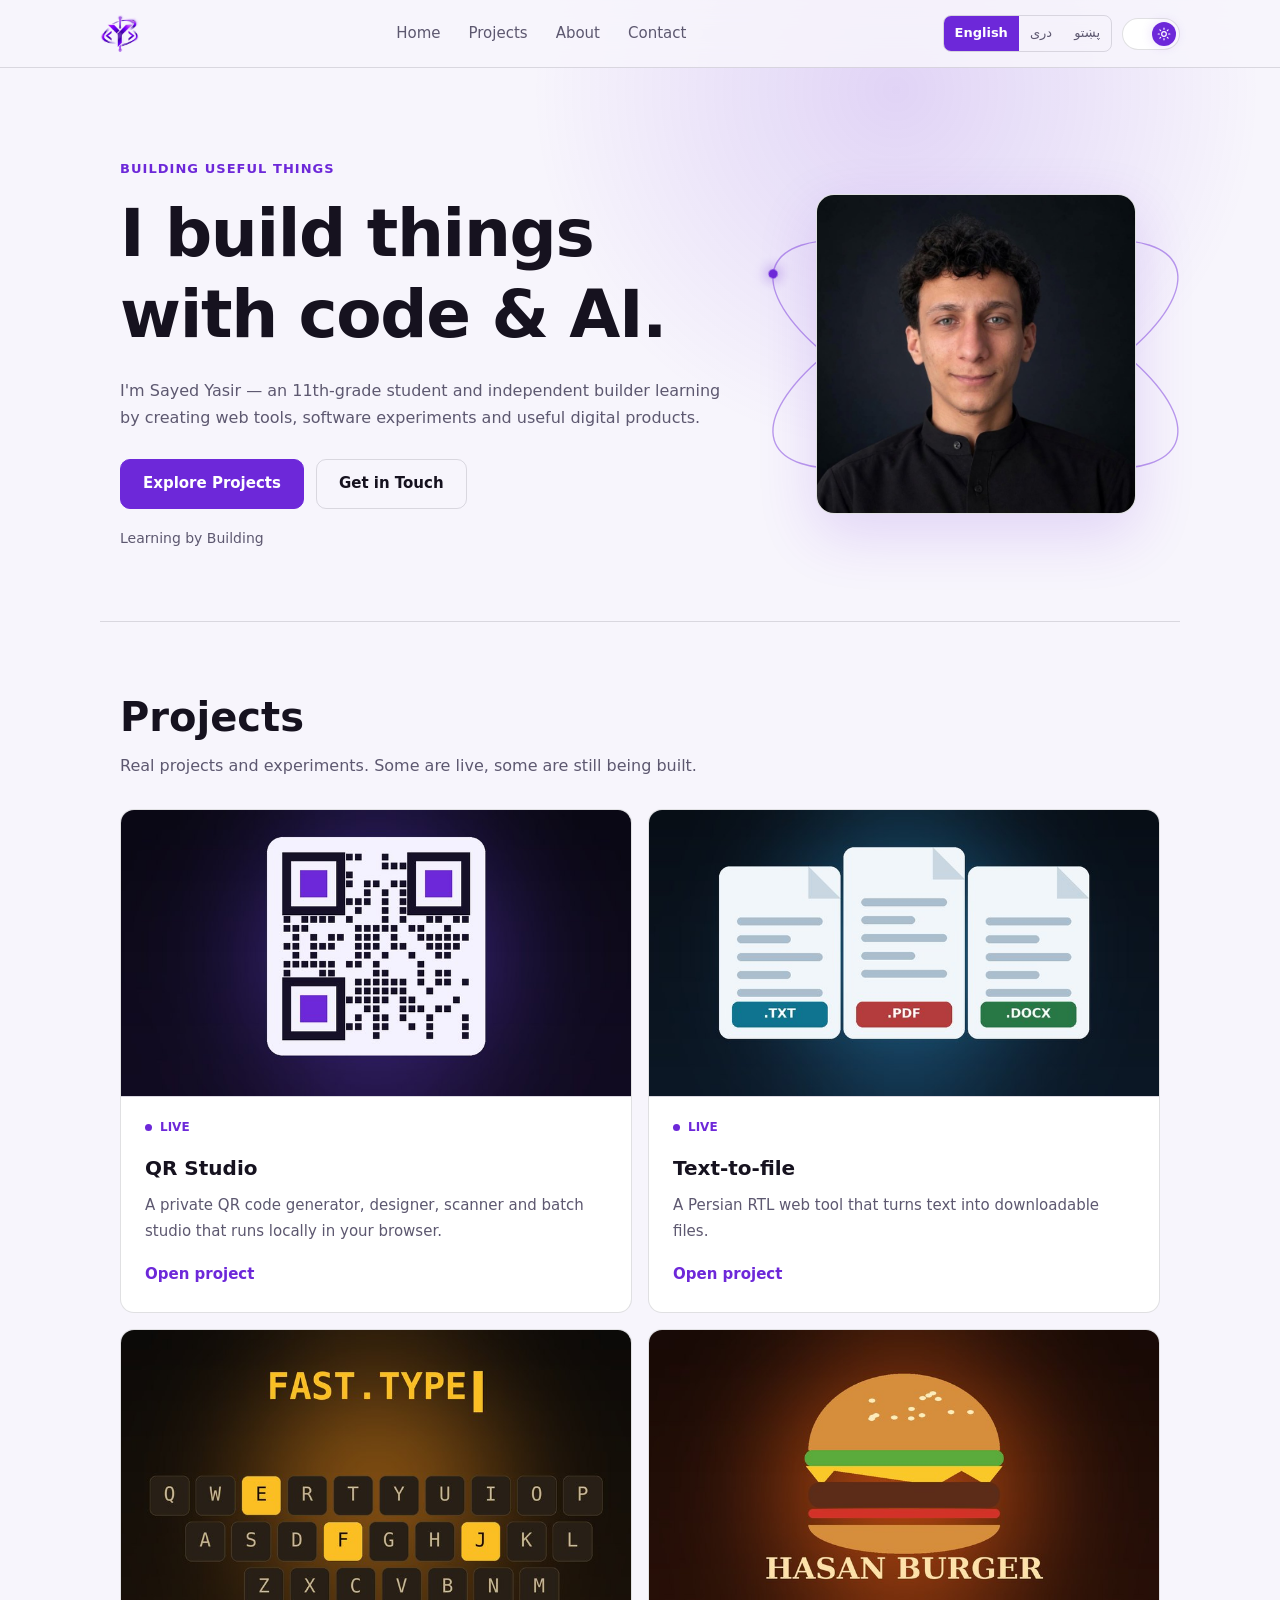
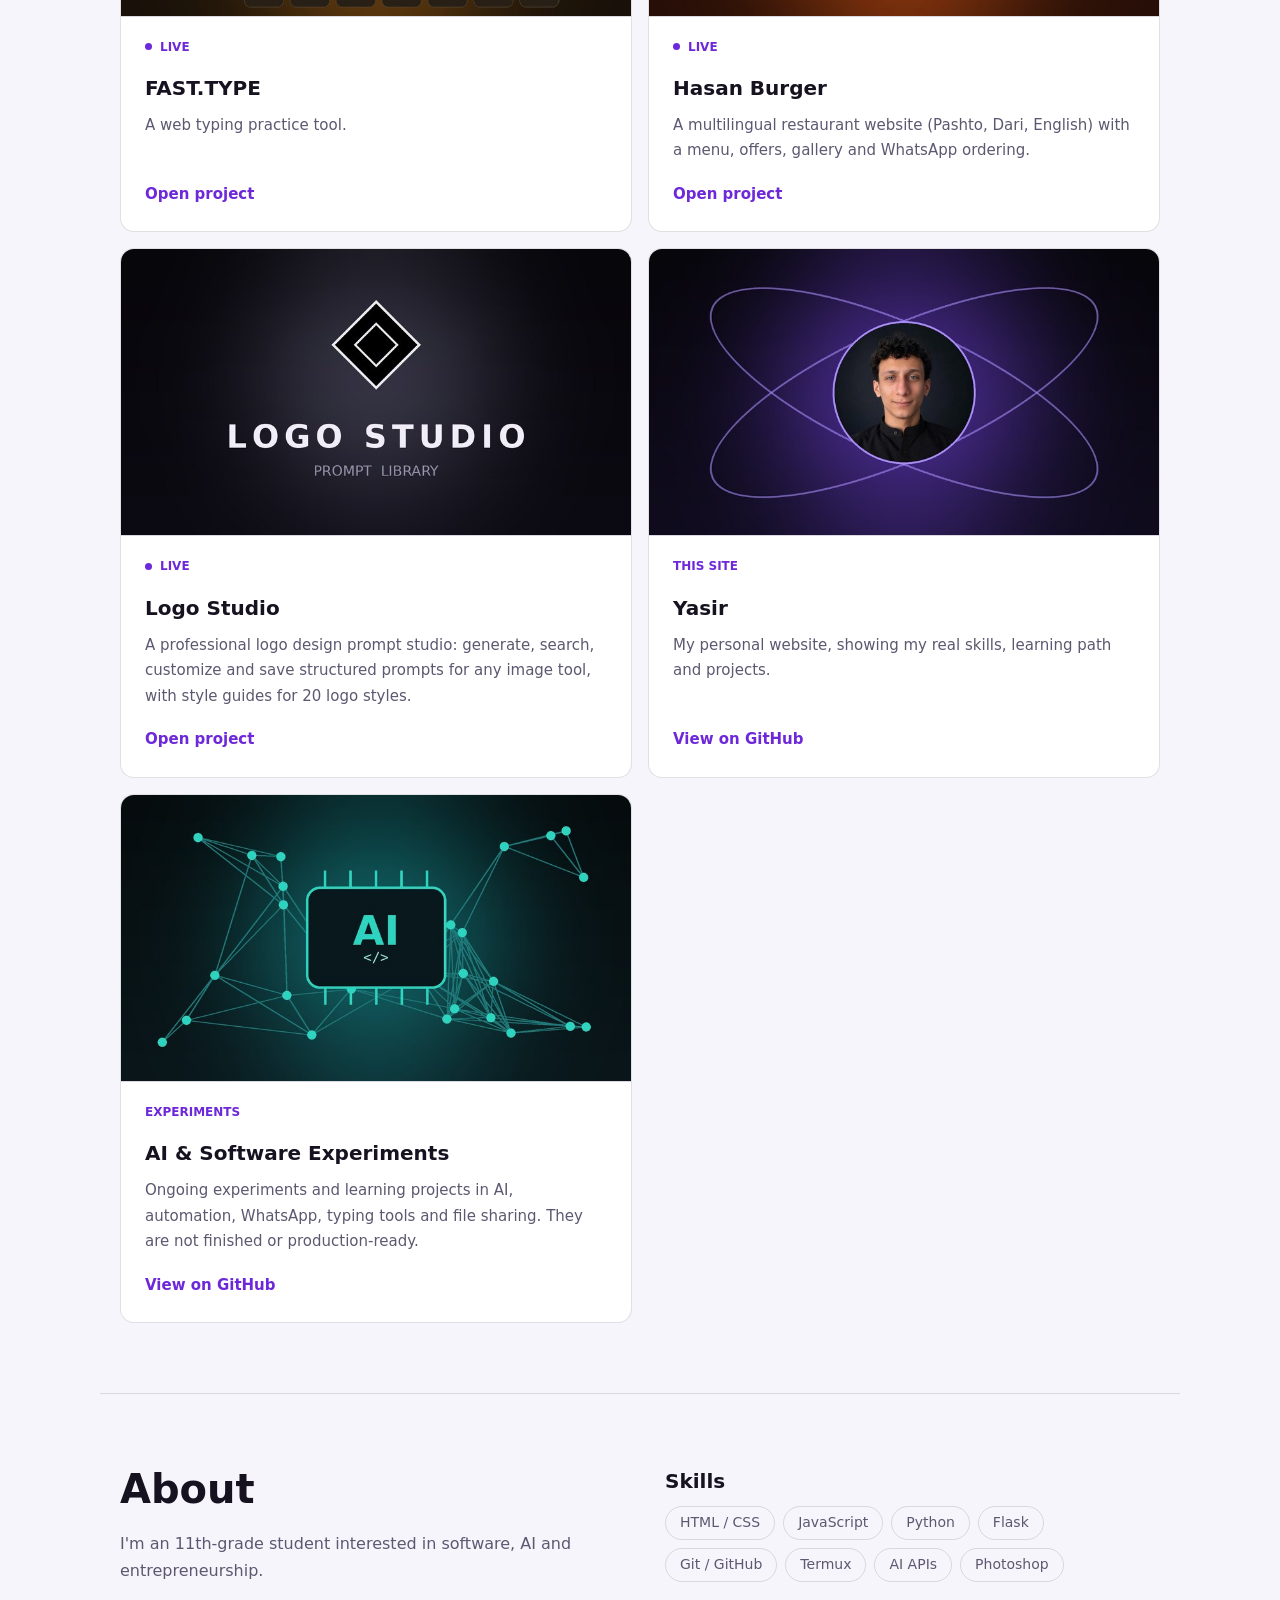
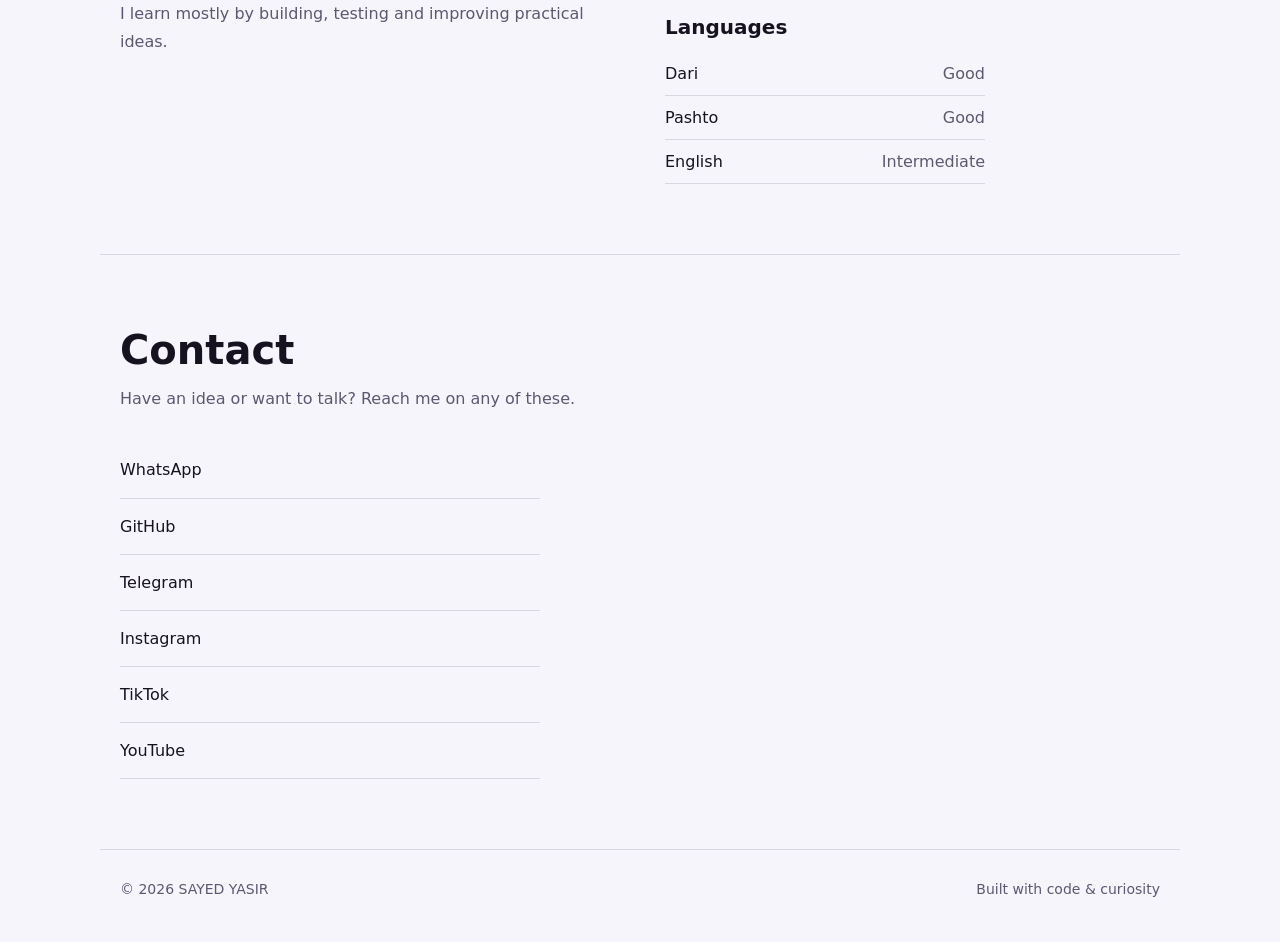
<file: index.html>
<!doctype html>
<html lang="en" dir="ltr" data-theme="dark">
<head>
<meta charset="UTF-8">
<meta name="viewport" content="width=device-width, initial-scale=1">
<title>SAYED YASIR — Builder &amp; Creator</title>
<meta name="description" content="Sayed Yasir — an 11th-grade student and independent builder creating web tools, software experiments and useful digital products.">
<meta name="color-scheme" content="dark light">
<link rel="icon" href="favicon.ico" sizes="any">
<link rel="icon" type="image/png" sizes="192x192" href="assets/favicon-192.png">
<link rel="apple-touch-icon" href="assets/apple-touch-icon.png">
<meta property="og:type" content="website">
<meta property="og:title" content="SAYED YASIR — Builder &amp; Creator">
<meta property="og:description" content="Student and independent builder creating web tools, software experiments and useful digital products.">
<meta property="og:image" content="https://sayed-yasir.github.io/Yasir/assets/og.jpg">
<meta property="og:url" content="https://sayed-yasir.github.io/Yasir/">
<link rel="canonical" href="https://sayed-yasir.github.io/Yasir/">
<script>(function(){var s=null;try{s=localStorage.getItem('theme')}catch(e){}var d=document.documentElement;d.dataset.theme=(s==='light'||s==='dark')?s:(matchMedia('(prefers-color-scheme: light)').matches?'light':'dark');d.classList.add('js')})()</script>
<link rel="stylesheet" href="style.css">
</head>
<body>
<div class="progress" aria-hidden="true"></div>
<a class="skip" href="#main" data-i18n="skip">Skip to content</a>
<header class="header">
  <a class="logo" href="#top" data-i18n-aria="nav_home" aria-label="Home"><img src="assets/logo.png" width="40" height="40" alt=""></a>
  <nav id="nav" class="nav" data-i18n-aria="nav_label" aria-label="Main navigation">
    <a href="#top" data-i18n="nav_home">Home</a>
    <a href="#projects" data-i18n="nav_projects">Projects</a>
    <a href="#about" data-i18n="nav_about">About</a>
    <a href="#contact" data-i18n="nav_contact">Contact</a>
  </nav>
  <div class="tools">
    <div class="langs" role="group" data-i18n-aria="lang_label" aria-label="Language">
      <button type="button" data-lang="en" lang="en">English</button>
      <button type="button" data-lang="fa" lang="fa">دری</button>
      <button type="button" data-lang="ps" lang="ps">پښتو</button>
    </div>
    <button type="button" class="theme" id="theme" data-i18n-aria="theme_to_light" aria-label="Switch to light mode">
      <span class="knob">
        <svg class="i-sun" viewBox="0 0 24 24" fill="none" stroke="currentColor" stroke-width="2" stroke-linecap="round" aria-hidden="true"><circle cx="12" cy="12" r="4"/><path d="M12 2v2M12 20v2M4.9 4.9l1.4 1.4M17.7 17.7l1.4 1.4M2 12h2M20 12h2M4.9 19.1l1.4-1.4M17.7 6.3l1.4-1.4"/></svg>
        <svg class="i-moon" viewBox="0 0 24 24" fill="none" stroke="currentColor" stroke-width="2" stroke-linecap="round" stroke-linejoin="round" aria-hidden="true"><path d="M21 12.8A9 9 0 1 1 11.2 3a7 7 0 0 0 9.8 9.8z"/></svg>
      </span>
    </button>
    <button type="button" class="menu" id="menu" aria-expanded="false" aria-controls="nav" data-i18n-aria="menu_open" aria-label="Open menu"><span></span><span></span></button>
  </div>
</header>

<main id="main">
  <section class="hero" id="top">
    <div class="hero-copy">
      <p class="eyebrow" data-i18n="hero_eyebrow">BUILDING USEFUL THINGS</p>
      <h1 data-i18n="hero_title" data-split>I build things with code &amp; AI.</h1>
      <p class="lead" data-i18n="hero_desc"></p>
      <div class="actions">
        <a class="btn primary" href="#projects" data-i18n="hero_btn1">Explore Projects</a>
        <a class="btn" href="#contact" data-i18n="hero_btn2">Get in Touch</a>
      </div>
      <p class="status" data-i18n="hero_status">Learning by Building</p>
    </div>
    <div class="visual">
      <svg class="orbit" viewBox="0 0 400 400" aria-hidden="true">
        <g transform="rotate(-24 200 200)"><ellipse cx="200" cy="200" rx="190" ry="68"/><circle r="5" class="dot"><animateMotion dur="9s" repeatCount="indefinite" path="M10 200a190 68 0 1 0 380 0a190 68 0 1 0 -380 0"/></circle></g>
        <g transform="rotate(24 200 200)"><ellipse cx="200" cy="200" rx="190" ry="68"/><circle r="4" class="dot"><animateMotion dur="13s" begin="-5s" repeatCount="indefinite" path="M390 200a190 68 0 1 0 -380 0a190 68 0 1 0 380 0"/></circle></g>
      </svg>
      <div class="photo"><img src="assets/yasir.jpg" width="800" height="800" alt="Photo of Sayed Yasir" decoding="async" data-i18n-alt="photo_alt" fetchpriority="high"></div>
    </div>
  </section>

  <section class="section" id="projects" aria-labelledby="projects-h">
    <h2 id="projects-h" data-i18n="projects_title">Projects</h2>
    <p class="note" data-i18n="projects_note"></p>
    <div class="grid">
      <article class="card">
        <img class="thumb" src="assets/projects/qr-studio.jpg" width="800" height="450" alt="" loading="lazy" decoding="async">
        <p class="badge live" data-i18n="p1_status">LIVE</p>
        <h3 data-i18n="p1_name">QR Studio</h3>
        <p data-i18n="p1_desc"></p>
        <a href="https://sayed-yasir.github.io/qr-studio-/" target="_blank" rel="noopener" data-i18n="link_open">Open project</a>
      </article>
      <article class="card">
        <img class="thumb" src="assets/projects/text-to-file.jpg" width="800" height="450" alt="" loading="lazy" decoding="async">
        <p class="badge live" data-i18n="p2_status">LIVE</p>
        <h3 data-i18n="p2_name">Text-to-file</h3>
        <p data-i18n="p2_desc"></p>
        <a href="https://sayed-yasir.github.io/Text-to-file/" target="_blank" rel="noopener" data-i18n="link_open">Open project</a>
      </article>
      <article class="card">
        <img class="thumb" src="assets/projects/fast-type.jpg" width="800" height="450" alt="" loading="lazy" decoding="async">
        <p class="badge live" data-i18n="p3_status">LIVE</p>
        <h3 data-i18n="p3_name">FAST.TYPE</h3>
        <p data-i18n="p3_desc"></p>
        <a href="https://sayed-yasir.github.io/FAST.TYPE/" target="_blank" rel="noopener" data-i18n="link_open">Open project</a>
      </article>
      <article class="card">
        <img class="thumb" src="assets/projects/hasan-burger.jpg" width="800" height="450" alt="" loading="lazy" decoding="async">
        <p class="badge live" data-i18n="p4_status">LIVE</p>
        <h3 data-i18n="p4_name">Hasan Burger</h3>
        <p data-i18n="p4_desc"></p>
        <a href="https://sayed-yasir.github.io/hasan-burger/" target="_blank" rel="noopener" data-i18n="link_open">Open project</a>
      </article>
      <article class="card">
        <img class="thumb" src="assets/projects/logo-studio.jpg" width="800" height="450" alt="" loading="lazy" decoding="async">
        <p class="badge live" data-i18n="p7_status">LIVE</p>
        <h3 data-i18n="p7_name">Logo Studio</h3>
        <p data-i18n="p7_desc"></p>
        <a href="https://sayed-yasir.github.io/Logo-Studio/" target="_blank" rel="noopener" data-i18n="link_open">Open project</a>
      </article>
      <article class="card">
        <img class="thumb" src="assets/projects/yasir.jpg" width="800" height="450" alt="" loading="lazy" decoding="async">
        <p class="badge" data-i18n="p5_status">THIS SITE</p>
        <h3 data-i18n="p5_name">Yasir</h3>
        <p data-i18n="p5_desc"></p>
        <a href="https://github.com/sayed-yasir/Yasir" target="_blank" rel="noopener" data-i18n="link_github">View on GitHub</a>
      </article>
      <article class="card">
        <img class="thumb" src="assets/projects/experiments.jpg" width="800" height="450" alt="" loading="lazy" decoding="async">
        <p class="badge" data-i18n="p6_status">EXPERIMENTS</p>
        <h3 data-i18n="p6_name">AI &amp; Software Experiments</h3>
        <p data-i18n="p6_desc"></p>
        <a href="https://github.com/sayed-yasir" target="_blank" rel="noopener" data-i18n="link_github">View on GitHub</a>
      </article>
    </div>
  </section>

  <section class="section about" id="about" aria-labelledby="about-h">
    <div>
      <h2 id="about-h" data-i18n="about_title">About</h2>
      <p data-i18n="about_p1"></p>
      <p data-i18n="about_p2"></p>
    </div>
    <div>
      <h3 data-i18n="skills_title">Skills</h3>
      <ul class="chips">
        <li>HTML / CSS</li><li>JavaScript</li><li>Python</li><li>Flask</li><li>Git / GitHub</li><li>Termux</li><li>AI APIs</li><li>Photoshop</li>
      </ul>
      <h3 data-i18n="langs_title">Languages</h3>
      <ul class="levels">
        <li><span data-i18n="l_dari">Dari</span><span data-i18n="lv_good">Good</span></li>
        <li><span data-i18n="l_pashto">Pashto</span><span data-i18n="lv_good">Good</span></li>
        <li><span data-i18n="l_english">English</span><span data-i18n="lv_mid">Intermediate</span></li>
      </ul>
    </div>
  </section>

  <section class="section contact" id="contact" aria-labelledby="contact-h">
    <h2 id="contact-h" data-i18n="contact_title">Contact</h2>
    <p class="note" data-i18n="contact_note"></p>
    <ul class="links">
      <li><a href="https://wa.me/93794530581" target="_blank" rel="noopener">WhatsApp</a></li>
      <li><a href="https://github.com/sayed-yasir" target="_blank" rel="noopener">GitHub</a></li>
      <li><a href="https://t.me/sayed_yasir1" target="_blank" rel="noopener">Telegram</a></li>
      <li><a href="https://www.instagram.com/sayed_yasir1" target="_blank" rel="noopener">Instagram</a></li>
      <li><a href="https://www.tiktok.com/@yasir.yasir06" target="_blank" rel="noopener">TikTok</a></li>
      <li><a href="https://youtube.com/@yasir_se" target="_blank" rel="noopener">YouTube</a></li>
    </ul>
  </section>
</main>

<footer class="footer">
  <span data-i18n="footer_copy">© 2026 SAYED YASIR</span>
  <span data-i18n="footer_tag">Built with code &amp; curiosity</span>
</footer>
<script src="script.js"></script>
</body>
</html>
</file>
<file: style.css>
:root{--max:1080px;--ease:cubic-bezier(.2,.8,.2,1)}
html[data-theme=dark]{color-scheme:dark;--bg:#07060b;--panel:#0f0c17;--hdr:rgba(7,6,11,.82);--text:#f1eefa;--muted:#a29db3;--line:rgba(255,255,255,.1);--accent:#a78bfa;--on:#0b0716;--glow:rgba(139,92,246,.28)}
html[data-theme=light]{color-scheme:light;--bg:#f7f5fc;--panel:#fff;--hdr:rgba(247,245,252,.85);--text:#16121f;--muted:#5d5870;--line:rgba(22,18,31,.13);--accent:#6d28d9;--on:#fff;--glow:rgba(109,40,217,.16)}
*{box-sizing:border-box}
html{scroll-behavior:smooth;scroll-padding-top:80px}
body{margin:0;overflow-x:clip;background:var(--bg);color:var(--text);font:16px/1.7 system-ui,-apple-system,"Segoe UI",Tahoma,"Noto Naskh Arabic",Arial,sans-serif}
body::before{content:"";position:fixed;inset:0;z-index:-1;pointer-events:none;background:radial-gradient(520px circle at var(--px,70%) var(--py,10%),var(--glow),transparent 70%)}
.theme-anim *,.theme-anim{transition:background-color .45s,color .45s,border-color .45s!important}
::view-transition-old(root),::view-transition-new(root){animation:none;mix-blend-mode:normal}
::view-transition-old(root){z-index:1}::view-transition-new(root){z-index:2}
a{color:inherit;text-decoration:none}ul{list-style:none;margin:0;padding:0}
:focus-visible{outline:2px solid var(--accent);outline-offset:3px}
.skip{position:absolute;inset-inline-start:12px;top:-60px;background:var(--accent);color:var(--on);padding:8px 14px;border-radius:6px;z-index:40}
.skip:focus{top:12px}
.progress{position:fixed;top:0;inset-inline:0;height:2px;background:var(--accent);z-index:50;transform:scaleX(0);transform-origin:left}
html[dir=rtl] .progress{transform-origin:right}
@supports(animation-timeline:scroll()){.progress{animation:grow linear both;animation-timeline:scroll()}}
@keyframes grow{to{transform:scaleX(1)}}
.header{position:sticky;top:0;z-index:20;display:flex;align-items:center;justify-content:space-between;gap:14px;height:68px;padding:0 max(20px,calc((100% - var(--max))/2));background:var(--hdr);backdrop-filter:blur(12px);border-bottom:1px solid var(--line)}
.logo img{display:block;width:40px;height:40px;transition:transform .6s var(--ease),filter .3s}
.logo:hover img{transform:rotate(12deg) scale(1.1);filter:drop-shadow(0 0 8px var(--accent))}
.nav{display:flex;gap:28px;color:var(--muted);font-size:15px}
.nav a{position:relative;padding:4px 0}
.nav a::after{content:"";position:absolute;inset-inline:0;bottom:0;height:1px;background:var(--accent);transform:scaleX(0);transition:transform .35s var(--ease)}
.nav a:hover,.nav a:focus-visible{color:var(--text)}.nav a:hover::after{transform:scaleX(1)}
.tools{display:flex;align-items:center;gap:10px}
.langs{display:flex;border:1px solid var(--line);border-radius:8px;overflow:hidden}
.langs button{background:none;border:0;color:var(--muted);padding:6px 11px;font:inherit;font-size:13px;cursor:pointer;transition:background .25s,color .25s}
.langs button:hover{color:var(--text)}
.langs button[aria-pressed=true]{background:var(--accent);color:var(--on);font-weight:600}
.theme{position:relative;width:58px;height:32px;padding:0;border-radius:99px;border:1px solid var(--line);background:var(--panel);cursor:pointer;flex:none}
.knob{position:absolute;top:3px;inset-inline-start:3px;width:24px;height:24px;border-radius:50%;background:var(--accent);color:var(--on);display:grid;place-items:center;transition:transform .55s cubic-bezier(.5,1.5,.4,1),box-shadow .4s;box-shadow:0 0 12px var(--glow)}
html[data-theme=light] .knob{transform:translateX(26px)}
html[data-theme=light][dir=rtl] .knob{transform:translateX(-26px)}
.knob svg{position:absolute;width:14px;height:14px;transition:transform .55s var(--ease),opacity .3s}
html[data-theme=dark] .i-sun,html[data-theme=light] .i-moon{opacity:0;transform:rotate(-90deg) scale(.3)}
.menu{display:none;width:40px;height:40px;background:none;border:1px solid var(--line);border-radius:8px;cursor:pointer;flex-direction:column;justify-content:center;align-items:center;gap:6px;flex:none}
.menu span{width:18px;height:2px;background:var(--text);transition:transform .3s}
.menu[aria-expanded=true] span:first-child{transform:translateY(4px) rotate(45deg)}
.menu[aria-expanded=true] span:last-child{transform:translateY(-4px) rotate(-45deg)}
.hero{max-width:var(--max);margin:auto;padding:90px 20px 70px;display:grid;grid-template-columns:1.25fr .75fr;gap:56px;align-items:center}
.eyebrow{color:var(--accent);font-size:13px;letter-spacing:.08em;margin:0;font-weight:600}
h1{font-size:clamp(38px,6vw,66px);line-height:1.1;margin:18px 0;letter-spacing:-.02em}
html[dir=rtl] h1,html[dir=rtl] .eyebrow{letter-spacing:0;line-height:1.4}
.w{display:inline-block;overflow:hidden;vertical-align:top;padding-bottom:.12em}
.w>span{display:inline-block;transform:translateY(115%);animation:rise .8s var(--ease) forwards;animation-delay:calc(var(--i)*80ms + 150ms)}
@keyframes rise{to{transform:none}}
.lead{color:var(--muted);max-width:60ch;margin:0}
.actions{display:flex;flex-wrap:wrap;gap:12px;margin:28px 0 18px}
.btn{padding:11px 22px;border:1px solid var(--line);border-radius:10px;font-weight:600;font-size:15px;transition:transform .3s var(--ease),background .25s,box-shadow .3s}
.btn:hover{transform:translateY(-2px);background:var(--panel);box-shadow:0 8px 24px var(--glow)}
.btn.primary{background:var(--accent);color:var(--on);border-color:var(--accent)}
.btn.primary:hover{background:var(--accent)}
.status{color:var(--muted);font-size:14px;margin:0}
.js .eyebrow,.js .lead,.js .actions,.js .status{opacity:0;animation:fade .9s var(--ease) forwards}
.js .eyebrow{animation-delay:.05s}.js .lead{animation-delay:.55s}.js .actions{animation-delay:.7s}.js .status{animation-delay:.85s}
@keyframes fade{from{transform:translateY(12px)}to{opacity:1;transform:none}}
.visual{position:relative;max-width:320px;width:100%;margin-inline:auto}
.orbit{position:absolute;inset:-22%;width:144%;height:144%;overflow:visible;fill:none}
.orbit ellipse{stroke:var(--accent);stroke-opacity:.45;stroke-width:1.2}
.orbit .dot{fill:var(--accent);filter:drop-shadow(0 0 6px var(--accent))}
.photo{position:relative;aspect-ratio:1;background:var(--panel);border:1px solid var(--line);border-radius:18px;overflow:hidden;box-shadow:0 20px 60px var(--glow)}
.photo img{display:block;width:100%;height:100%;object-fit:cover}
.section{max-width:var(--max);margin:auto;padding:70px 20px;border-top:1px solid var(--line)}
h2{font-size:clamp(28px,4vw,40px);margin:0 0 10px;line-height:1.25}
h3{margin:0 0 8px;font-size:20px}
.note{color:var(--muted);margin:0 0 30px;max-width:60ch}
.grid{display:grid;grid-template-columns:repeat(2,1fr);gap:16px}
.card{position:relative;display:flex;flex-direction:column;background:var(--panel);border:1px solid var(--line);border-radius:14px;padding:24px;overflow:hidden;transition:border-color .3s,transform .4s var(--ease)}
.card::before{content:"";position:absolute;inset:0;pointer-events:none;opacity:0;transition:opacity .3s;background:radial-gradient(260px circle at var(--mx,50%) var(--my,50%),var(--glow),transparent 70%)}
.card:hover{border-color:var(--accent)}.card:hover::before{opacity:1}
.card>*{position:relative}
.card .thumb{display:block;width:calc(100% + 48px);max-width:none;height:auto;aspect-ratio:16/9;object-fit:cover;margin:-24px -24px 20px;border-bottom:1px solid var(--line);background:var(--bg);transition:transform .6s var(--ease)}
.card:hover .thumb{transform:scale(1.04)}
.card p{color:var(--muted);margin:0 0 18px;font-size:15px}
.card .badge{display:flex;align-items:center;gap:8px;color:var(--accent);font-size:12px;font-weight:600;margin-bottom:14px}
.badge.live::before{content:"";width:7px;height:7px;border-radius:50%;background:var(--accent);animation:pulse 2s infinite}
@keyframes pulse{0%{box-shadow:0 0 0 0 var(--accent)}70%,100%{box-shadow:0 0 0 8px transparent}}
.card a{margin-top:auto;color:var(--accent);font-weight:600;font-size:15px}
.card a:hover{text-decoration:underline}
.about{display:grid;grid-template-columns:1fr 1fr;gap:50px}
.about p{color:var(--muted)}
.about h3{margin-top:28px}.about h3:first-child{margin-top:0}
.chips{display:flex;flex-wrap:wrap;gap:8px}
.chips li{border:1px solid var(--line);border-radius:99px;padding:4px 14px;font-size:14px;color:var(--muted);transition:color .25s,border-color .25s,transform .3s var(--ease)}
.chips li:hover{color:var(--text);border-color:var(--accent);transform:translateY(-2px)}
.levels li{display:flex;justify-content:space-between;max-width:320px;padding:8px 0;border-bottom:1px solid var(--line)}
.levels li span:last-child{color:var(--muted)}
.links{max-width:420px}
.links a{display:block;padding:14px 0;border-bottom:1px solid var(--line);transition:color .25s,padding .3s var(--ease)}
.links a:hover{color:var(--accent);padding-inline-start:10px}
.footer{max-width:var(--max);margin:auto;padding:28px 20px 40px;border-top:1px solid var(--line);display:flex;justify-content:space-between;flex-wrap:wrap;gap:8px;color:var(--muted);font-size:14px}
.js .card,.js .about>div,.js .contact>*,.js .section>h2{opacity:0;transform:translateY(16px);transition:opacity .7s var(--ease),transform .7s var(--ease),border-color .3s}
.js .in{opacity:1!important;transform:none!important}
@media(max-width:760px){
  .menu{display:flex}
  .nav{display:none;position:absolute;top:68px;inset-inline:0;flex-direction:column;gap:0;background:var(--bg);border-bottom:1px solid var(--line);padding:6px 20px 14px}
  .nav.open{display:flex}.nav a{padding:12px 0;border-bottom:1px solid var(--line)}.nav a::after{display:none}
  .hero,.about,.grid{grid-template-columns:1fr}
  .hero{padding-top:50px}
  .visual{max-width:210px;order:-1;margin-block:20px}
  .langs button{padding:6px 8px;font-size:12px}
  .header{gap:8px}.tools{gap:6px}
}
@media(prefers-reduced-motion:reduce){
  html{scroll-behavior:auto}
  *,*::before{transition:none!important;animation:none!important}
  .w>span{transform:none}
  .js .eyebrow,.js .lead,.js .actions,.js .status,.js .card,.js .about>div,.js .contact>*,.js .section>h2{opacity:1;transform:none}
  .progress{display:none}
}
</file>
